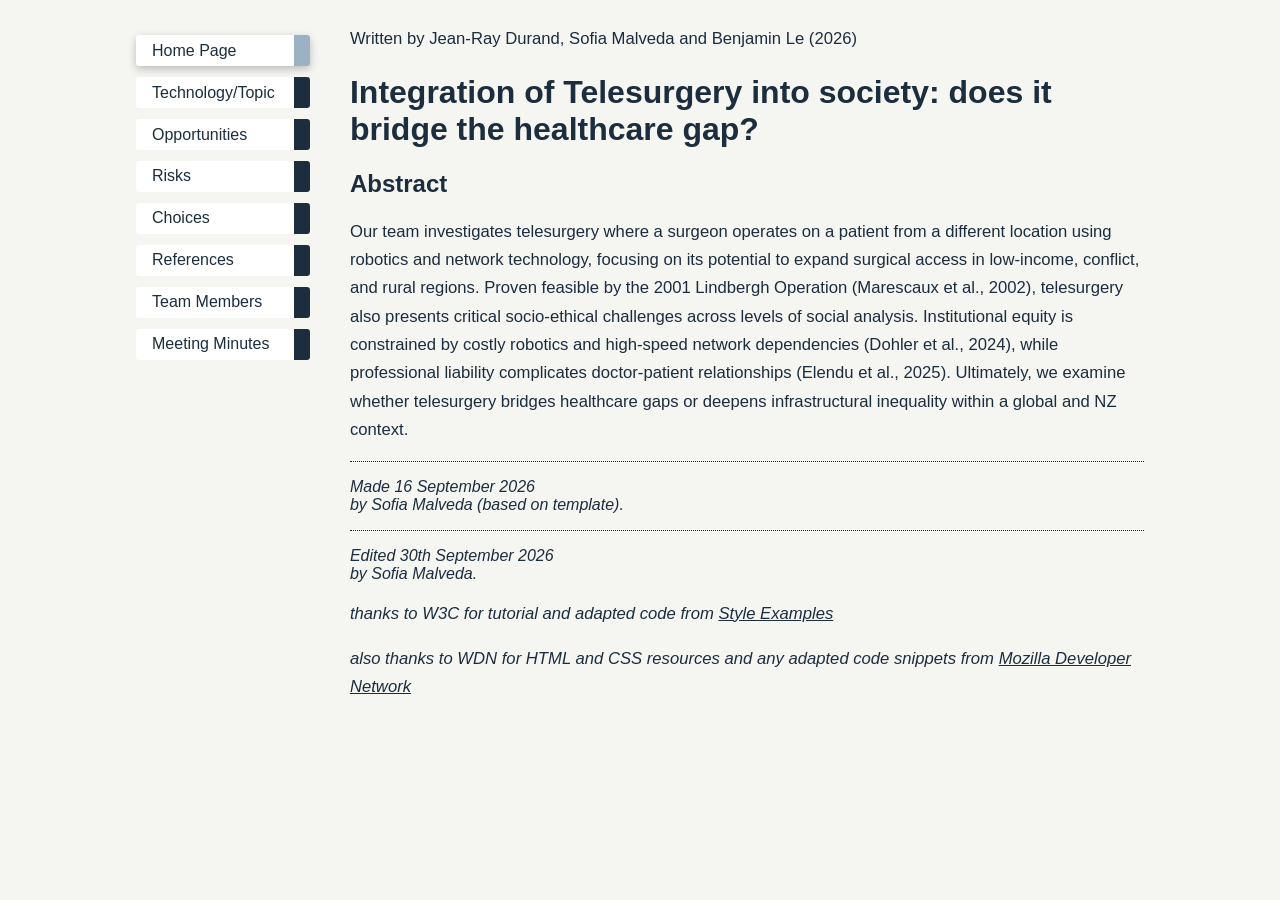
<file: index.html>
<!DOCTYPE html PUBLIC "-//W3C//DTD HTML 4.01//EN">
<html>

<head>
  <meta charset="UTF-8">
  <title>Delving into Telesurgery</title>
  <link rel="stylesheet" href="styles/mystyles.css">
</head>

<body>
  <!-- Site navigation menu -->
  <ul class="navbar">
    <li class="active"><a href="index.html">Home Page</a>
    <li><a href="misc/topic.html">Technology/Topic</a>
    <li><a href="misc/opportunities.html">Opportunities</a>
    <li><a href="misc/risks.html">Risks</a>
    <li><a href="misc/choices.html">Choices</a>
    <li><a href="misc/references.html">References</a>
    <li><a href="misc/team-members.html">Team Members</a></li>
    <li><a href="misc/meetings.html">Meeting Minutes</a></li>
  </ul>

  <!-- Main content -->
  <div class="page-content">
    
    <p>Written by Jean-Ray Durand, Sofia Malveda and Benjamin Le (2026)</p>

    <h1>Integration of Telesurgery into society: does it bridge the healthcare gap? </h1>
    
    <h2>Abstract</h2>
    <p>Our team investigates telesurgery where a surgeon operates on a patient from a different location using robotics and network technology, focusing on its potential to expand surgical access in low-income, conflict, and rural regions. Proven feasible by the 2001 Lindbergh Operation (Marescaux et al., 2002), telesurgery also presents critical socio-ethical challenges across levels of social analysis. Institutional equity is constrained by costly robotics and high-speed network dependencies (Dohler et al., 2024), while professional liability complicates doctor-patient relationships (Elendu et al., 2025). Ultimately, we examine whether telesurgery bridges healthcare gaps or deepens infrastructural inequality within a global and NZ context.</p>



    <!-- Sign and date the page, it's only polite! -->
    <address>Made 16 September 2026<br>
      by Sofia Malveda (based on template).</address>
    <address>Edited 30th September 2026<br>
      by Sofia Malveda.</address>


    <p><em>thanks to W3C for tutorial and adapted code from <a
          href="https://www.w3.org/Style/Examples/011/firstcss.en.html" target="_blank">Style Examples</a></p></em>
    <p><em>also thanks to WDN for HTML and CSS resources and any adapted code snippets from <a
          href="https://developer.mozilla.org/en-US/docs/Web" target="_blank">Mozilla Developer Network</a></p></em>
  </div>
</body>

</html>
</file>
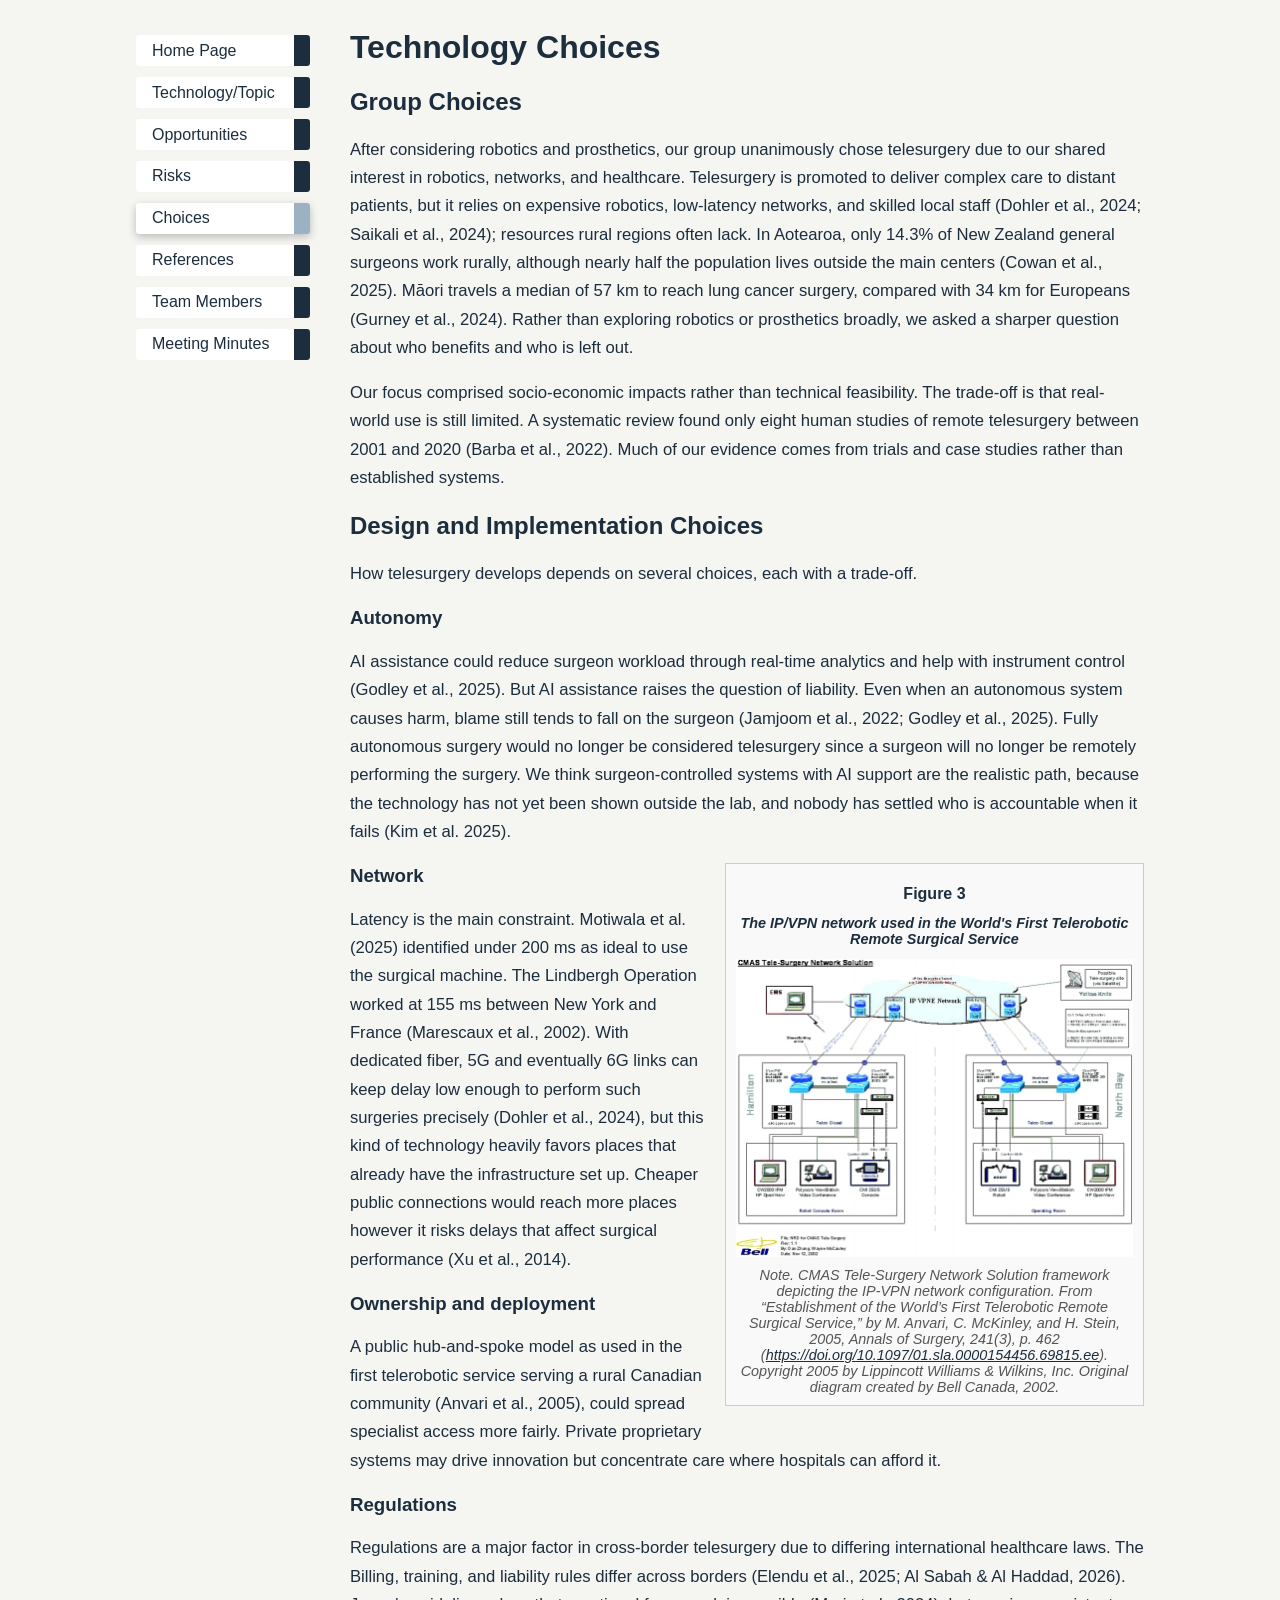
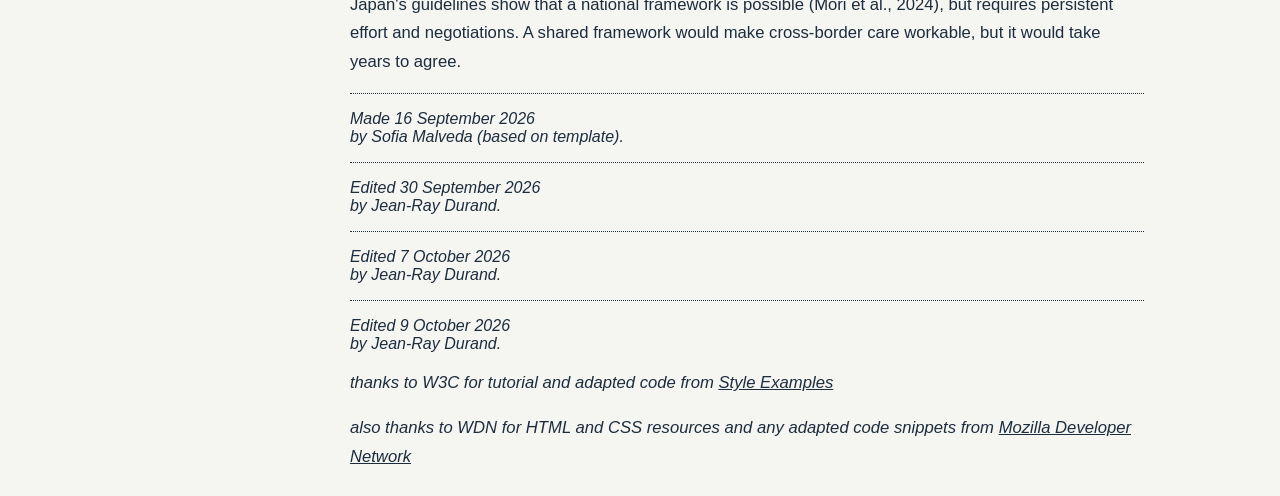
<file: misc/choices.html>
<!DOCTYPE html PUBLIC "-//W3C//DTD HTML 4.01//EN">
<html>
  <head>
    <title>Delving into Telesurgery</title>
      <link rel="stylesheet" href="../styles/mystyles.css">
    </head>

  <body>
  

  <!-- Site navigation menu -->
    <ul class="navbar">
      <li><a href="../index.html">Home Page</a>
      <li><a href="../misc/topic.html">Technology/Topic</a>
      <li><a href="../misc/opportunities.html">Opportunities</a>
      <li><a href="../misc/risks.html">Risks</a>
      <li class="active"><a href="../misc/choices.html">Choices</a>
      <li><a href="../misc/references.html">References</a>
      <li><a href="../misc/team-members.html">Team Members</a></li>
      <li><a href="../misc/meetings.html">Meeting Minutes</a></li>
      
    </ul>

  <!-- Main content -->
  <div class="page-content">
    <h1>Technology Choices</h1>

    <h2>Group Choices</h2>
    <p>After considering robotics and prosthetics, our group unanimously chose telesurgery due to our shared interest in robotics, networks, and healthcare. Telesurgery is promoted to deliver complex care to distant patients, but it relies on expensive robotics, low-latency networks, and skilled local staff (Dohler et al., 2024; Saikali et al., 2024); resources rural regions often lack. In Aotearoa, only 14.3% of New Zealand general surgeons work rurally, although nearly half the population lives outside the main centers (Cowan et al., 2025). Māori travels a median of 57 km to reach lung cancer surgery, compared with 34 km for Europeans (Gurney et al., 2024). Rather than exploring robotics or prosthetics broadly, we asked a sharper question about who benefits and who is left out.</p>

    <p>Our focus comprised socio-economic impacts rather than technical feasibility. The trade-off is that real-world use is still limited. A systematic review found only eight human studies of remote telesurgery between 2001 and 2020 (Barba et al., 2022). Much of our evidence comes from trials and case studies rather than established systems. </p>


    <h2>Design and Implementation Choices </h2>
    <p>How telesurgery develops depends on several choices, each with a trade-off. </p>

    <h3>Autonomy</h3>
    <p>AI assistance could reduce surgeon workload through real-time analytics and help with instrument control (Godley et al., 2025). But AI assistance raises the question of liability. Even when an autonomous system causes harm, blame still tends to fall on the surgeon (Jamjoom et al., 2022; Godley et al., 2025). Fully autonomous surgery would no longer be considered telesurgery since a surgeon will no longer be remotely performing the surgery. We think surgeon-controlled systems with AI support are the realistic path, because the technology has not yet been shown outside the lab, and nobody has settled who is accountable when it fails (Kim et al. 2025).</p>

    <figure>
        <h1>Figure 3</h1>
        <h2><em>The IP/VPN network used in the World's First Telerobotic Remote Surgical Service</em></h2>
        <img src="../images/CMAS_Solution_Visual.jpg" alt="A diagram IP/VPN network used in the World's First Telerobotic Remote Surgical Service.">
        <figcaption><em>Note.</em> CMAS Tele-Surgery Network Solution framework depicting the IP-VPN network configuration. From “Establishment of the World’s First Telerobotic Remote Surgical Service,” by M. Anvari, C. McKinley, and H. Stein, 2005, <em>Annals of Surgery</em>, 241(3), p. 462 (<a href="https://doi.org/10.1097/01.sla.0000154456.69815.ee" target="_blank">https://doi.org/10.1097/01.sla.0000154456.69815.ee</a>). Copyright 2005 by Lippincott Williams & Wilkins, Inc. Original diagram created by Bell Canada, 2002.</figcaption>
      </figure>

    <h3>Network</h3>
    <p>Latency is the main constraint. Motiwala et al. (2025) identified under 200 ms as ideal to use the surgical machine. The Lindbergh Operation worked at 155 ms between New York and France (Marescaux et al., 2002). With dedicated fiber, 5G and eventually 6G links can keep delay low enough to perform such surgeries precisely (Dohler et al., 2024), but this kind of technology heavily favors places that already have the infrastructure set up. Cheaper public connections would reach more places however it risks delays that affect surgical performance (Xu et al., 2014).</p>

    <h3>Ownership and deployment</h3>
    <p>A public hub-and-spoke model as used in the first telerobotic service serving a rural Canadian community (Anvari et al., 2005), could spread specialist access more fairly. Private proprietary systems may drive innovation but concentrate care where hospitals can afford it.</p>

    <h3>Regulations</h3>
    <p>Regulations are a major factor in cross-border telesurgery due to differing international healthcare laws. The Billing, training, and liability rules differ across borders (Elendu et al., 2025; Al Sabah & Al Haddad, 2026). Japan's guidelines show that a national framework is possible (Mori et al., 2024), but requires persistent effort and negotiations. A shared framework would make cross-border care workable, but it would take years to agree.</p>

    <!-- Sign and date the page, it's only polite! -->
    <address>Made 16 September 2026<br>
          by Sofia Malveda (based on template).</address>
    <address>Edited 30 September 2026<br>
          by Jean-Ray Durand.</address>
    <address>Edited 7 October 2026<br>
          by Jean-Ray Durand.</address>
    <address>Edited 9 October 2026<br>
          by Jean-Ray Durand.</address>
  
    <p><em>thanks to W3C for tutorial and adapted code from <a href="https://www.w3.org/Style/Examples/011/firstcss.en.html" target="_blank">Style Examples</a></p></em>
    <p><em>also thanks to WDN for HTML and CSS resources and any adapted code snippets from <a href= "https://developer.mozilla.org/en-US/docs/Web" target="_blank">Mozilla Developer Network</a></p></em> 
  </div>
</html>
</file>
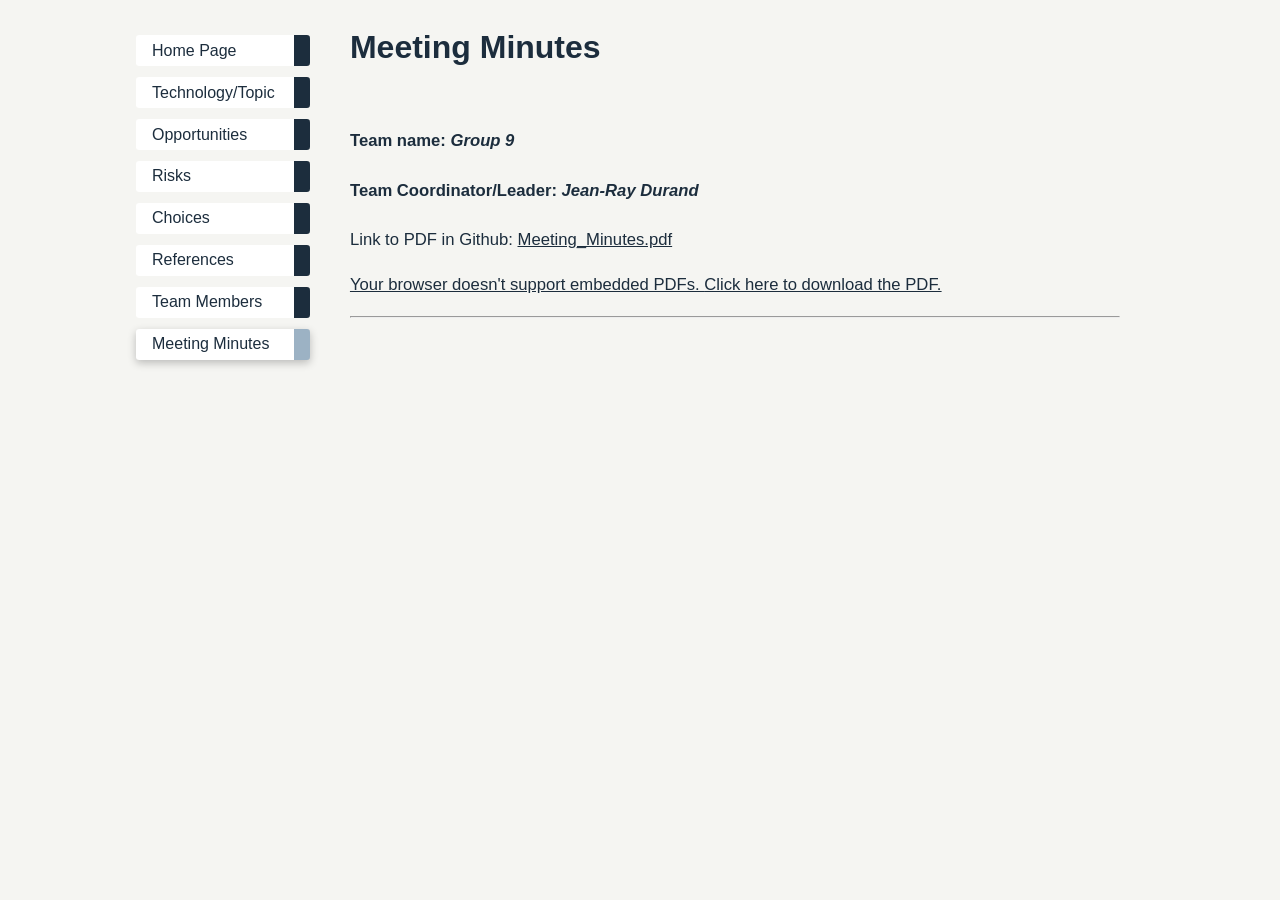
<file: misc/meetings.html>
<!DOCTYPE html PUBLIC "-//W3C//DTD HTML 4.01//EN">
<html>

<head>
  <meta charset="UTF-8">
  <title>Delving into Telesurgery</title>
  <link rel="stylesheet" href="../styles/mystyles.css" type="text/css">
</head>

<body>
  <!-- Site navigation menu -->
  <ul class="navbar">
    <li><a href="../index.html">Home Page</a>
    <li><a href="../misc/topic.html">Technology/Topic</a>
    <li><a href="../misc/opportunities.html">Opportunities</a>
    <li><a href="../misc/risks.html">Risks</a>
    <li><a href="../misc/choices.html">Choices</a>
    <li><a href="../misc/references.html">References</a>
    <li><a href="../misc/team-members.html">Team Members</a></li>
    <li class="active"><a href="../misc/meetings.html">Meeting Minutes</a></li>
    
  </ul>



  <div class="page-content" style="width: 100%;">
    <h1>Meeting Minutes</h1><br>


    <h4>
      <p>Team name: <em>Group 9</em></p>
    </h4>

    <h4>
      <p>Team Coordinator/Leader: <em>Jean-Ray Durand</em></p>
    </h4>
    
      <p>Link to PDF in Github: <a href="https://github.com/gwyn-gwyn/COMP501-Assignment-2-Website/blob/main/documents/Meeting_Minutes.pdf" target="_blank">Meeting_Minutes.pdf</p>
    
    <object style="width: 100%;" data="../documents/Meeting_Minutes.pdf" type="application/pdf" width="100%" height="650px">
        <p>Your browser doesn't support embedded PDFs. 
          <a href="../documents/Meeting_Minutes.pdf">Click here to download the PDF.</a>
        </p>
    </object>

    <a href="https://canvas.aut.ac.nz/courses/1048/discussion_topics/3449" Meeting Minutes Repository Alternative Link</a>



      <hr />
      <p>
        <!-- <h6><em>Note: the preferred option will be to replace these links in your site with equivalent links to your
            repository e.g. Canvas discussion Board pages or Dropbox links</h6></em> -->
      </p>
  </div>
</body>

</html>
</file>
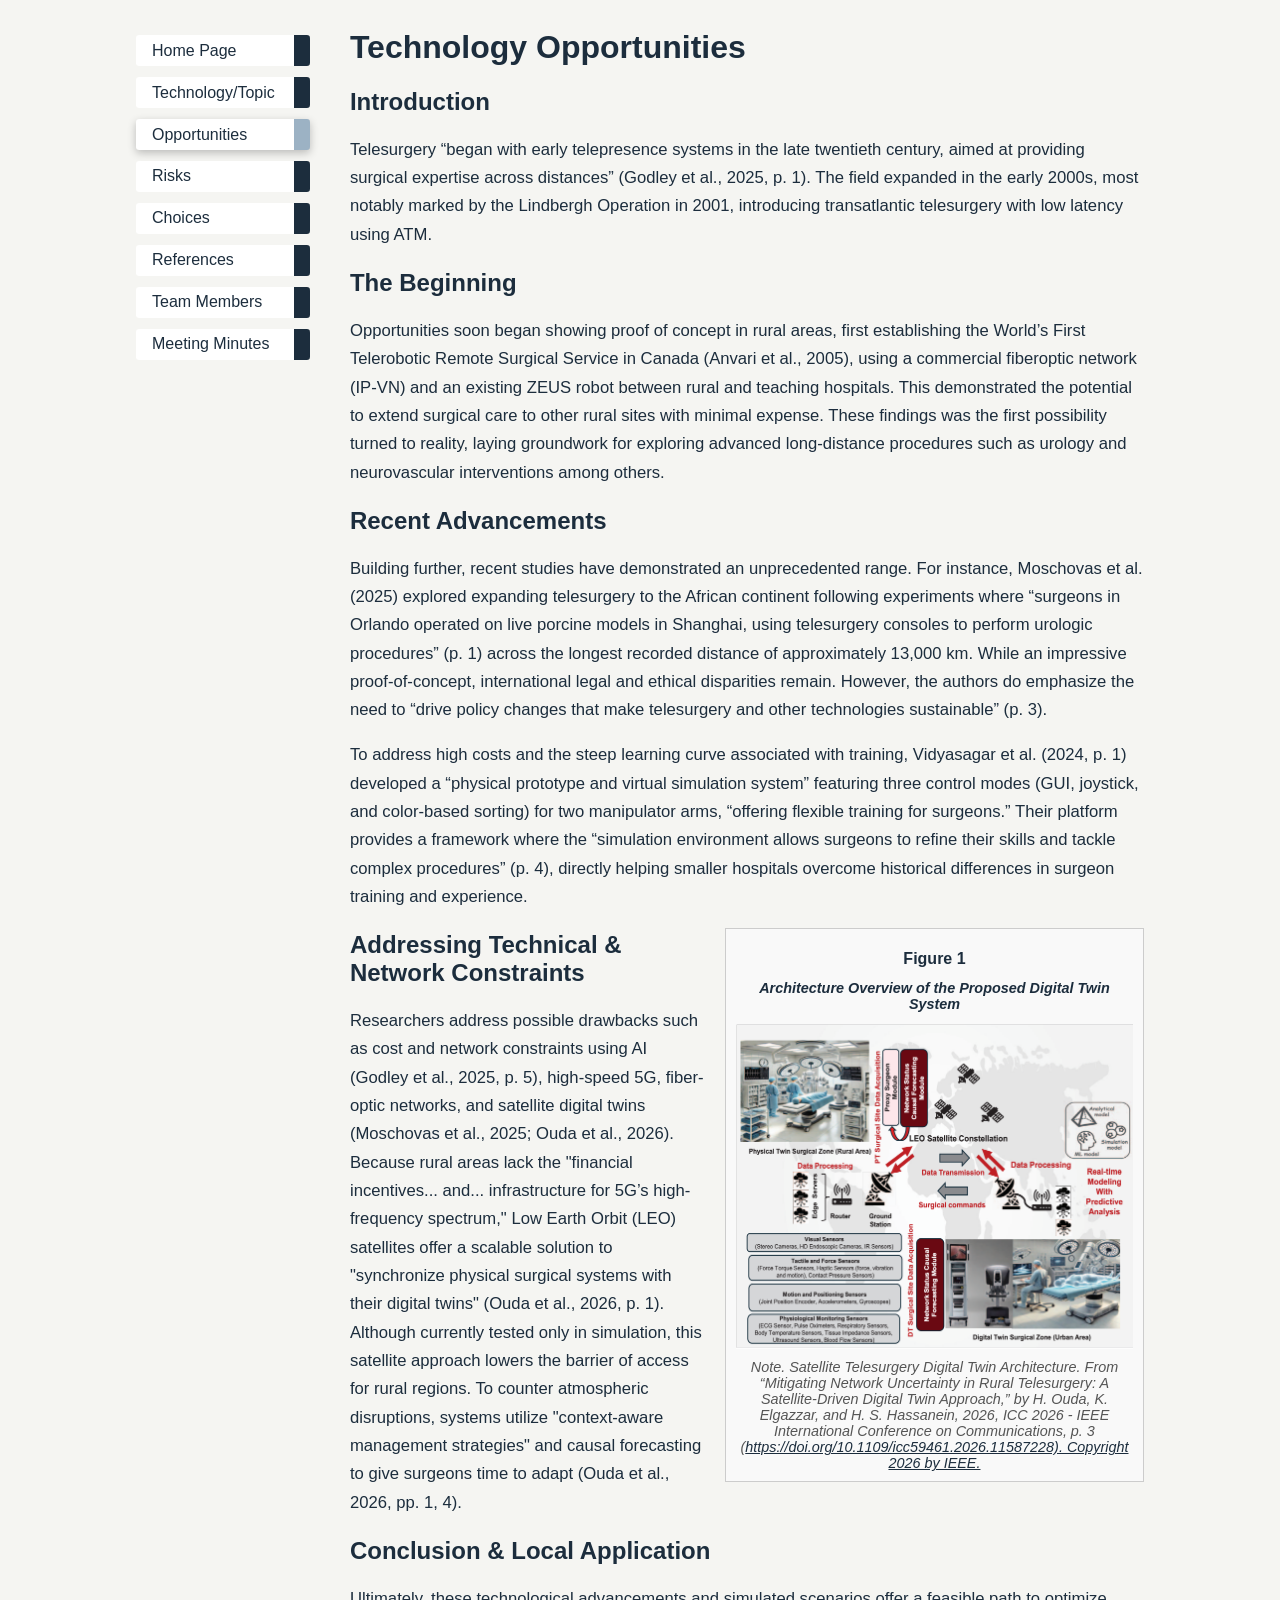
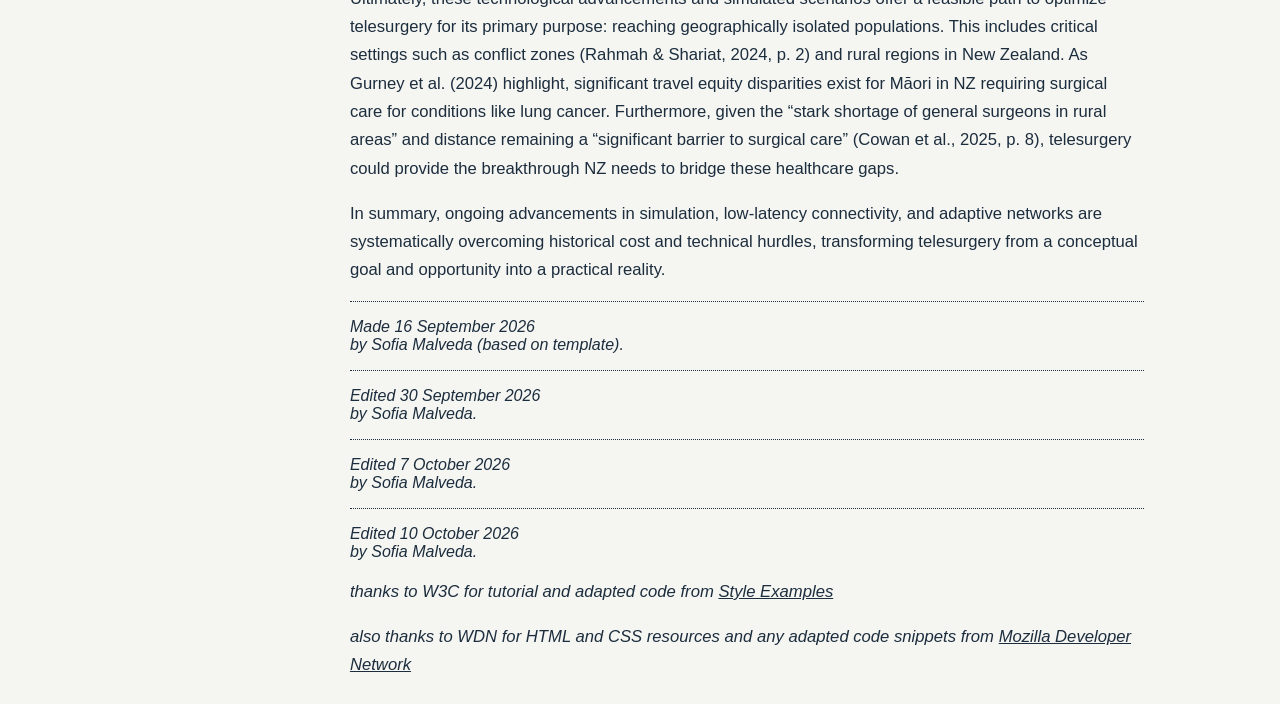
<file: misc/opportunities.html>
<!DOCTYPE html PUBLIC "-//W3C//DTD HTML 4.01//EN">
<html>
<head>
  <title>Delving into Telesurgery</title>
  	<link rel="stylesheet" href="../styles/mystyles.css">
  </head>

  <body>


    <!-- Site navigation menu -->
      <ul class="navbar">
        <li><a href="../index.html">Home Page</a>
        <li><a href="../misc/topic.html">Technology/Topic</a>
        <li class="active"><a href="../misc/opportunities.html">Opportunities</a>
        <li><a href="../misc/risks.html">Risks</a>
        <li><a href="../misc/choices.html">Choices</a>
        <li><a href="../misc/references.html">References</a>
        <li><a href="../misc/team-members.html">Team Members</a></li>
        <li><a href="../misc/meetings.html">Meeting Minutes</a></li>
        
      </ul>

    <!-- Main content -->
    <div class="page-content">
      <h1>Technology Opportunities</h1>

      <h2> Introduction</h2>
      <p>Telesurgery “began with early telepresence systems in the late twentieth century, aimed at providing surgical expertise across distances” (Godley et al., 2025, p. 1). The field expanded in the early 2000s, most notably marked by the Lindbergh Operation in 2001, introducing transatlantic telesurgery with low latency using ATM. </p>

      <h2>The Beginning</h2>
      <p>Opportunities soon began showing proof of concept in rural areas, first establishing the World’s First Telerobotic Remote Surgical Service in Canada (Anvari et al., 2005), using a commercial fiberoptic network (IP-VN) and an existing ZEUS robot between rural and teaching hospitals. This demonstrated the potential to extend surgical care to other rural sites with minimal expense. These findings was the first possibility turned to reality, laying groundwork for exploring advanced long-distance procedures such as urology and neurovascular interventions among others.</p>

      <h2>Recent Advancements</h2>
      <p>Building further, recent studies have demonstrated an unprecedented range. For instance, Moschovas et al. (2025) explored expanding telesurgery to the African continent following experiments where “surgeons in Orlando operated on live porcine models in Shanghai, using telesurgery consoles to perform urologic procedures” (p. 1) across the longest recorded distance of approximately 13,000 km. While an impressive proof-of-concept, international legal and ethical disparities remain. However, the authors do emphasize the need to “drive policy changes that make telesurgery and other technologies sustainable” (p. 3).</p>

      <p>To address high costs and the steep learning curve associated with training, Vidyasagar et al. (2024, p. 1) developed a “physical prototype and virtual simulation system” featuring three control modes (GUI, joystick, and color-based sorting) for two manipulator arms, “offering flexible training for surgeons.” Their platform provides a framework where the “simulation environment allows surgeons to refine their skills and tackle complex procedures” (p. 4), directly helping smaller hospitals overcome historical differences in surgeon training and experience.</p>

      <figure>
        <h1>Figure 1</h1>
        <h2><em>Architecture Overview of the Proposed Digital Twin System</em></h2>
        <img src="../images/Digital Twin System.png" alt="A diagram showing the proposed digital twin system using a 2D graphic visual of LEO satellites.">
        <figcaption><em>Note.</em> Satellite Telesurgery Digital Twin Architecture. From “Mitigating Network Uncertainty in Rural Telesurgery: A Satellite-Driven Digital Twin Approach,” by H. Ouda, K. Elgazzar, and H. S. Hassanein, 2026, <em>ICC 2026 - IEEE International Conference on Communications</em>, p. 3 (<a href="https://doi.org/10.1109/icc59461.2026.11587228" target="_blank">https://doi.org/10.1109/icc59461.2026.11587228). Copyright 2026 by IEEE.</a></figcaption>
      </figure>

      <h2>Addressing Technical & Network Constraints</h2>
      <p>Researchers address possible drawbacks such as cost and network constraints using AI (Godley et al., 2025, p. 5), high-speed 5G, fiber-optic networks, and satellite digital twins (Moschovas et al., 2025; Ouda et al., 2026). Because rural areas lack the "financial incentives... and... infrastructure for 5G’s high-frequency spectrum," Low Earth Orbit (LEO) satellites offer a scalable solution to "synchronize physical surgical systems with their digital twins" (Ouda et al., 2026, p. 1). Although currently tested only in simulation, this satellite approach lowers the barrier of access for rural regions. To counter atmospheric disruptions, systems utilize "context-aware management strategies" and causal forecasting to give surgeons time to adapt (Ouda et al., 2026, pp. 1, 4).</p>

      <h2>Conclusion & Local Application</h2>
      <p>Ultimately, these technological advancements and simulated scenarios offer a feasible path to optimize telesurgery for its primary purpose: reaching geographically isolated populations. This includes critical settings such as conflict zones (Rahmah & Shariat, 2024, p. 2) and rural regions in New Zealand. As Gurney et al. (2024) highlight, significant travel equity disparities exist for Māori in NZ requiring surgical care for conditions like lung cancer. Furthermore, given the “stark shortage of general surgeons in rural areas” and distance remaining a “significant barrier to surgical care” (Cowan et al., 2025, p. 8), telesurgery could provide the breakthrough NZ needs to bridge these healthcare gaps.</p>

      <p>In summary, ongoing advancements in simulation, low-latency connectivity, and adaptive networks are systematically overcoming historical cost and technical hurdles, transforming telesurgery from a conceptual goal and opportunity into a practical reality.</p>


      <!-- Sign and date the page, it's only polite! -->
      <address>Made 16 September 2026<br>
            by Sofia Malveda (based on template).</address>
      <address>Edited 30 September 2026<br>
            by Sofia Malveda.</address>
      <address>Edited 7 October 2026<br>
            by Sofia Malveda.</address>
      <address>Edited 10 October 2026<br>
            by Sofia Malveda.</address>
    
      <p><em>thanks to W3C for tutorial and adapted code from <a href="https://www.w3.org/Style/Examples/011/firstcss.en.html" target="_blank">Style Examples</a></p></em>
      <p><em>also thanks to WDN for HTML and CSS resources and any adapted code snippets from <a href= "https://developer.mozilla.org/en-US/docs/Web" target="_blank">Mozilla Developer Network</a></p></em> 
    </div> 
  </body>
</html>
</file>
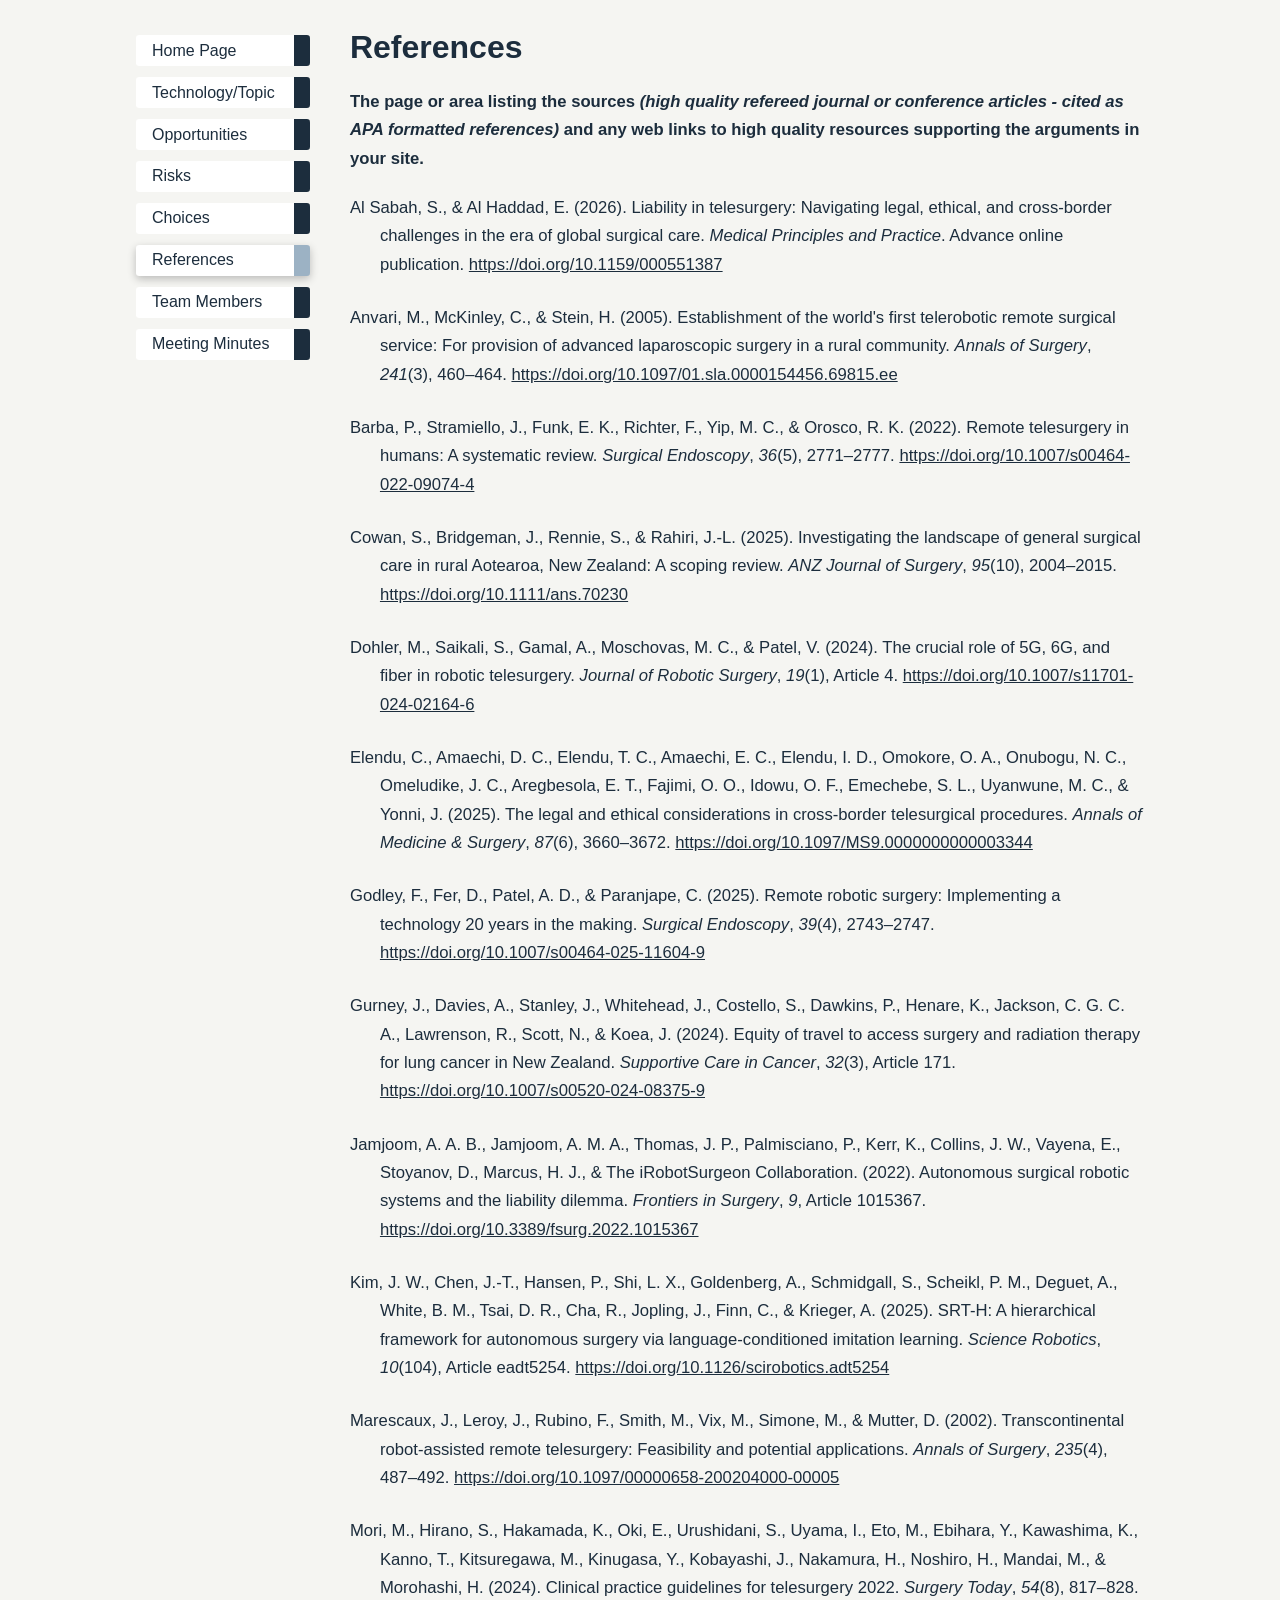
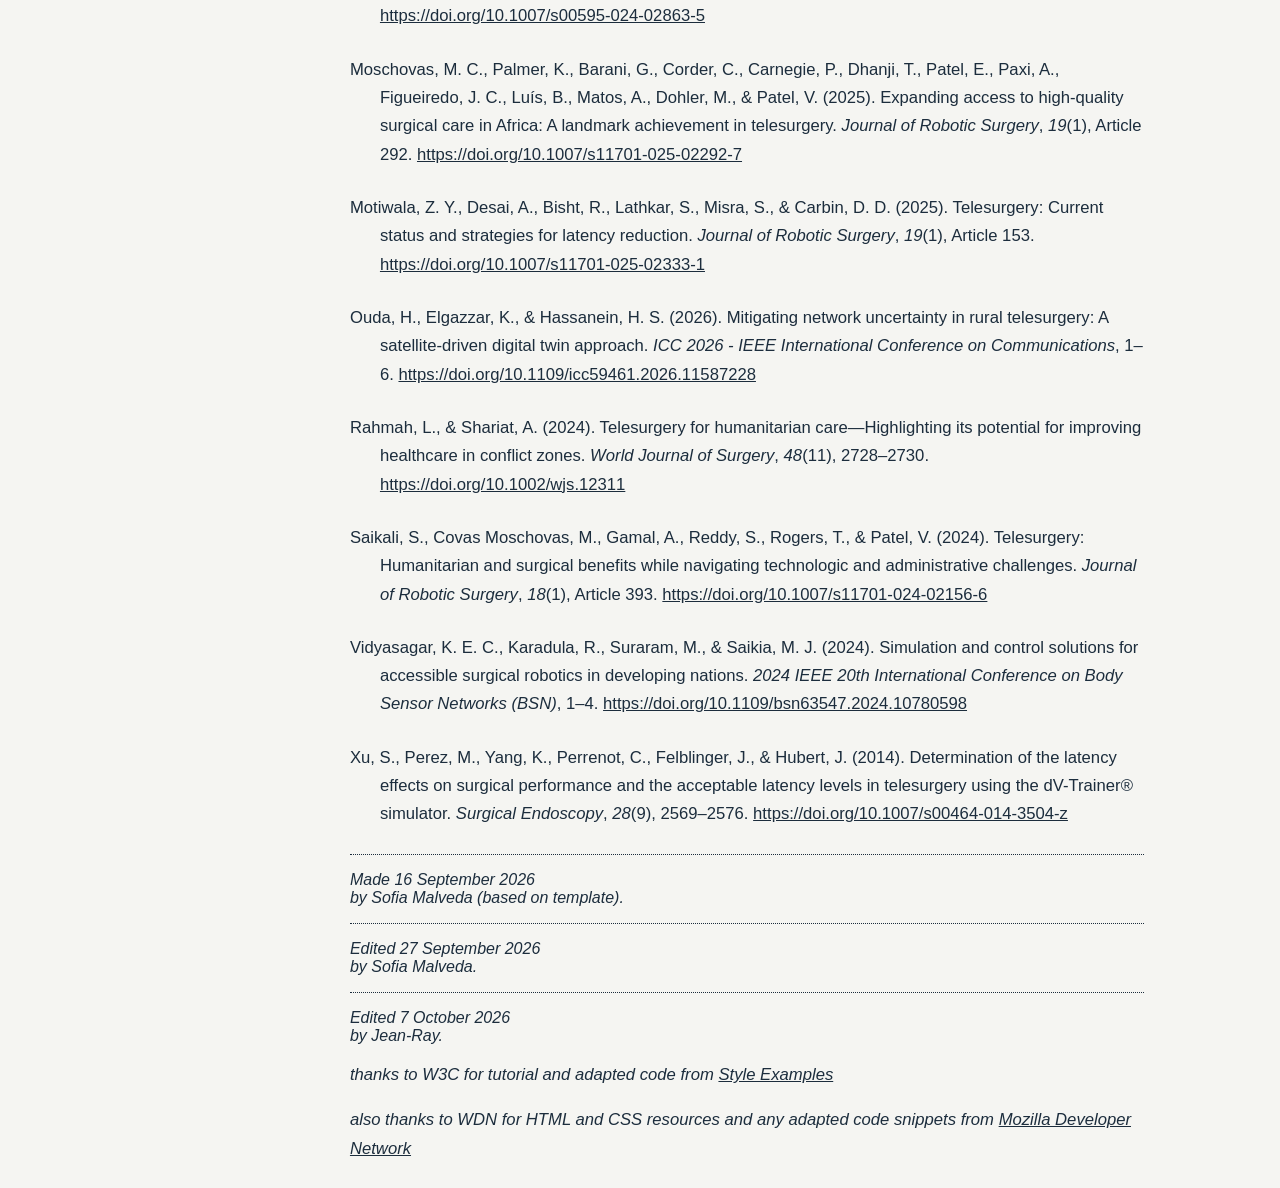
<file: misc/references.html>
<!DOCTYPE html PUBLIC "-//W3C//DTD HTML 4.01//EN">
<html>

<head>
  <meta charset="UTF-8">
  <title>Delving into Telesurgery</title>
  <link rel="stylesheet" href="../styles/mystyles.css">
</head>

<body>
  
  
  <!-- Site navigation menu -->
  <ul class="navbar">
    <li><a href="../index.html">Home Page</a>
    <li><a href="../misc/topic.html">Technology/Topic</a>
    <li><a href="../misc/opportunities.html">Opportunities</a>
    <li><a href="../misc/risks.html">Risks</a>
    <li><a href="../misc/choices.html">Choices</a>
    <li class="active"><a href="../misc/references.html">References</a>
    <li><a href="../misc/team-members.html">Team Members</a></li>
    <li><a href="../misc/meetings.html">Meeting Minutes</a></li>
    
  </ul>

  <!-- Main content -->
  <div class="page-content">
    <h1>References</h1>


    </ul>
    <h4>
      <p>The page or area listing the sources <em>(high quality refereed journal or conference articles - cited as APA
          formatted references)</em>
        and any web links to high quality resources supporting the arguments in your site.
      <p>
    </h4>

    </ul>

    </ul>
    <p class="references">Al Sabah, S., &amp; Al Haddad, E. (2026). Liability in telesurgery: Navigating legal, ethical, and cross-border challenges in the era of global surgical care. <em>Medical Principles and Practice</em>. Advance online publication. <a href="https://doi.org/10.1159/000551387" target="_blank">https://doi.org/10.1159/000551387</a></p>
    
    <p class="references">Anvari, M., McKinley, C., &amp; Stein, H. (2005). Establishment of the world's first telerobotic remote surgical service: For provision of advanced laparoscopic surgery in a rural community. <i>Annals of Surgery</i>, <i>241</i>(3), 460–464. <a href="https://doi.org/10.1097/01.sla.0000154456.69815.ee" target="_blank" rel="noopener noreferrer">https://doi.org/10.1097/01.sla.0000154456.69815.ee</a></p>

    <p class="references">Barba, P., Stramiello, J., Funk, E. K., Richter, F., Yip, M. C., &amp; Orosco, R. K. (2022). Remote telesurgery in humans: A systematic review. <i>Surgical Endoscopy</i>, <i>36</i>(5), 2771–2777. <a href="https://doi.org/10.1007/s00464-022-09074-4" target="_blank" rel="noopener noreferrer">https://doi.org/10.1007/s00464-022-09074-4</a></p>

    <p class="references">Cowan, S., Bridgeman, J., Rennie, S., &amp; Rahiri, J.-L. (2025). Investigating the landscape of general surgical care in rural Aotearoa, New Zealand: A scoping review. <i>ANZ Journal of Surgery</i>, <i>95</i>(10), 2004–2015. <a href="https://doi.org/10.1111/ans.70230" target="_blank" rel="noopener noreferrer">https://doi.org/10.1111/ans.70230</a></p>

    <p class="references">Dohler, M., Saikali, S., Gamal, A., Moschovas, M. C., &amp; Patel, V. (2024). The crucial role of 5G, 6G, and fiber in robotic telesurgery. <i>Journal of Robotic Surgery</i>, <i>19</i>(1), Article 4. <a href="https://doi.org/10.1007/s11701-024-02164-6" target="_blank" rel="noopener noreferrer">https://doi.org/10.1007/s11701-024-02164-6</a></p>

    <p class="references">Elendu, C., Amaechi, D. C., Elendu, T. C., Amaechi, E. C., Elendu, I. D., Omokore, O. A., Onubogu, N. C., Omeludike, J. C., Aregbesola, E. T., Fajimi, O. O., Idowu, O. F., Emechebe, S. L., Uyanwune, M. C., &amp; Yonni, J. (2025). The legal and ethical considerations in cross-border telesurgical procedures. <i>Annals of Medicine &amp; Surgery</i>, <i>87</i>(6), 3660–3672. <a href="https://doi.org/10.1097/MS9.0000000000003344" target="_blank" rel="noopener noreferrer">https://doi.org/10.1097/MS9.0000000000003344</a></p>

    <p class="references">Godley, F., Fer, D., Patel, A. D., &amp; Paranjape, C. (2025). Remote robotic surgery: Implementing a technology 20 years in the making. <i>Surgical Endoscopy</i>, <i>39</i>(4), 2743–2747. <a href="https://doi.org/10.1007/s00464-025-11604-9" target="_blank" rel="noopener noreferrer">https://doi.org/10.1007/s00464-025-11604-9</a></p>

    <p class="references">Gurney, J., Davies, A., Stanley, J., Whitehead, J., Costello, S., Dawkins, P., Henare, K., Jackson, C. G. C. A., Lawrenson, R., Scott, N., &amp; Koea, J. (2024). Equity of travel to access surgery and radiation therapy for lung cancer in New Zealand. <i>Supportive Care in Cancer</i>, <i>32</i>(3), Article 171. <a href="https://doi.org/10.1007/s00520-024-08375-9" target="_blank" rel="noopener noreferrer">https://doi.org/10.1007/s00520-024-08375-9</a></p>

    <p class="references">Jamjoom, A. A. B., Jamjoom, A. M. A., Thomas, J. P., Palmisciano, P., Kerr, K., Collins, J. W., Vayena, E., Stoyanov, D., Marcus, H. J., &amp; The iRobotSurgeon Collaboration. (2022). Autonomous surgical robotic systems and the liability dilemma. <i>Frontiers in Surgery</i>, <i>9</i>, Article 1015367. <a href="https://doi.org/10.3389/fsurg.2022.1015367" target="_blank" rel="noopener noreferrer">https://doi.org/10.3389/fsurg.2022.1015367</a></p>

    <p class="references">Kim, J. W., Chen, J.-T., Hansen, P., Shi, L. X., Goldenberg, A., Schmidgall, S., Scheikl, P. M., Deguet, A., White, B. M., Tsai, D. R., Cha, R., Jopling, J., Finn, C., &amp; Krieger, A. (2025). SRT-H: A hierarchical framework for autonomous surgery via language-conditioned imitation learning. <i>Science Robotics</i>, <i>10</i>(104), Article eadt5254. <a href="https://doi.org/10.1126/scirobotics.adt5254" target="_blank" rel="noopener noreferrer">https://doi.org/10.1126/scirobotics.adt5254</a></p>

    <p class="references">Marescaux, J., Leroy, J., Rubino, F., Smith, M., Vix, M., Simone, M., &amp; Mutter, D. (2002). Transcontinental robot-assisted remote telesurgery: Feasibility and potential applications. <i>Annals of Surgery</i>, <i>235</i>(4), 487–492. <a href="https://doi.org/10.1097/00000658-200204000-00005" target="_blank" rel="noopener noreferrer">https://doi.org/10.1097/00000658-200204000-00005</a></p>

    <p class="references">Mori, M., Hirano, S., Hakamada, K., Oki, E., Urushidani, S., Uyama, I., Eto, M., Ebihara, Y., Kawashima, K., Kanno, T., Kitsuregawa, M., Kinugasa, Y., Kobayashi, J., Nakamura, H., Noshiro, H., Mandai, M., &amp; Morohashi, H. (2024). Clinical practice guidelines for telesurgery 2022. <i>Surgery Today</i>, <i>54</i>(8), 817–828. <a href="https://doi.org/10.1007/s00595-024-02863-5" target="_blank" rel="noopener noreferrer">https://doi.org/10.1007/s00595-024-02863-5</a></p>

    <p class="references">Moschovas, M. C., Palmer, K., Barani, G., Corder, C., Carnegie, P., Dhanji, T., Patel, E., Paxi, A., Figueiredo, J. C., Luís, B., Matos, A., Dohler, M., &amp; Patel, V. (2025). Expanding access to high-quality surgical care in Africa: A landmark achievement in telesurgery. <i>Journal of Robotic Surgery</i>, <i>19</i>(1), Article 292. <a href="https://doi.org/10.1007/s11701-025-02292-7" target="_blank" rel="noopener noreferrer">https://doi.org/10.1007/s11701-025-02292-7</a></p>

    <p class="references">Motiwala, Z. Y., Desai, A., Bisht, R., Lathkar, S., Misra, S., &amp; Carbin, D. D. (2025). Telesurgery: Current status and strategies for latency reduction. <i>Journal of Robotic Surgery</i>, <i>19</i>(1), Article 153. <a href="https://doi.org/10.1007/s11701-025-02333-1" target="_blank" rel="noopener noreferrer">https://doi.org/10.1007/s11701-025-02333-1</a></p>

    <p class="references">Ouda, H., Elgazzar, K., &amp; Hassanein, H. S. (2026). Mitigating network uncertainty in rural telesurgery: A satellite-driven digital twin approach. <i>ICC 2026 - IEEE International Conference on Communications</i>, 1–6. <a href="https://doi.org/10.1109/icc59461.2026.11587228" target="_blank" rel="noopener noreferrer">https://doi.org/10.1109/icc59461.2026.11587228</a></p>

    <p class="references">Rahmah, L., &amp; Shariat, A. (2024). Telesurgery for humanitarian care—Highlighting its potential for improving healthcare in conflict zones. <i>World Journal of Surgery</i>, <i>48</i>(11), 2728–2730. <a href="https://doi.org/10.1002/wjs.12311" target="_blank" rel="noopener noreferrer">https://doi.org/10.1002/wjs.12311</a></p>

    <p class="references">Saikali, S., Covas Moschovas, M., Gamal, A., Reddy, S., Rogers, T., &amp; Patel, V. (2024). Telesurgery: Humanitarian and surgical benefits while navigating technologic and administrative challenges. <i>Journal of Robotic Surgery</i>, <i>18</i>(1), Article 393. <a href="https://doi.org/10.1007/s11701-024-02156-6" target="_blank" rel="noopener noreferrer">https://doi.org/10.1007/s11701-024-02156-6</a></p>

    <p class="references">Vidyasagar, K. E. C., Karadula, R., Suraram, M., &amp; Saikia, M. J. (2024). Simulation and control solutions for accessible surgical robotics in developing nations. <i>2024 IEEE 20th International Conference on Body Sensor Networks (BSN)</i>, 1–4. <a href="https://doi.org/10.1109/bsn63547.2024.10780598" target="_blank" rel="noopener noreferrer">https://doi.org/10.1109/bsn63547.2024.10780598</a></p>

    <p class="references">Xu, S., Perez, M., Yang, K., Perrenot, C., Felblinger, J., &amp; Hubert, J. (2014). Determination of the latency effects on surgical performance and the acceptable latency levels in telesurgery using the dV-Trainer® simulator. <i>Surgical Endoscopy</i>, <i>28</i>(9), 2569–2576. <a href="https://doi.org/10.1007/s00464-014-3504-z" target="_blank" rel="noopener noreferrer">https://doi.org/10.1007/s00464-014-3504-z</a></p>

    <div>
      <!-- TEMPLATE -->
      <address>Made 16 September 2026<br>
        by Sofia Malveda (based on template).</address>
      <address>Edited 27 September 2026<br>
        by Sofia Malveda.</address>
      <address>Edited 7 October 2026<br>
        by Jean-Ray.</address>

      <p><em>thanks to W3C for tutorial and adapted code from <a
            href="https://www.w3.org/Style/Examples/011/firstcss.en.html" target="_blank">Style Examples</a></p></em>
      <p><em>also thanks to WDN for HTML and CSS resources and any adapted code snippets from <a
            href="https://developer.mozilla.org/en-US/docs/Web" target="_blank">Mozilla Developer Network</a></p></em>
  </div>
</html>
</file>
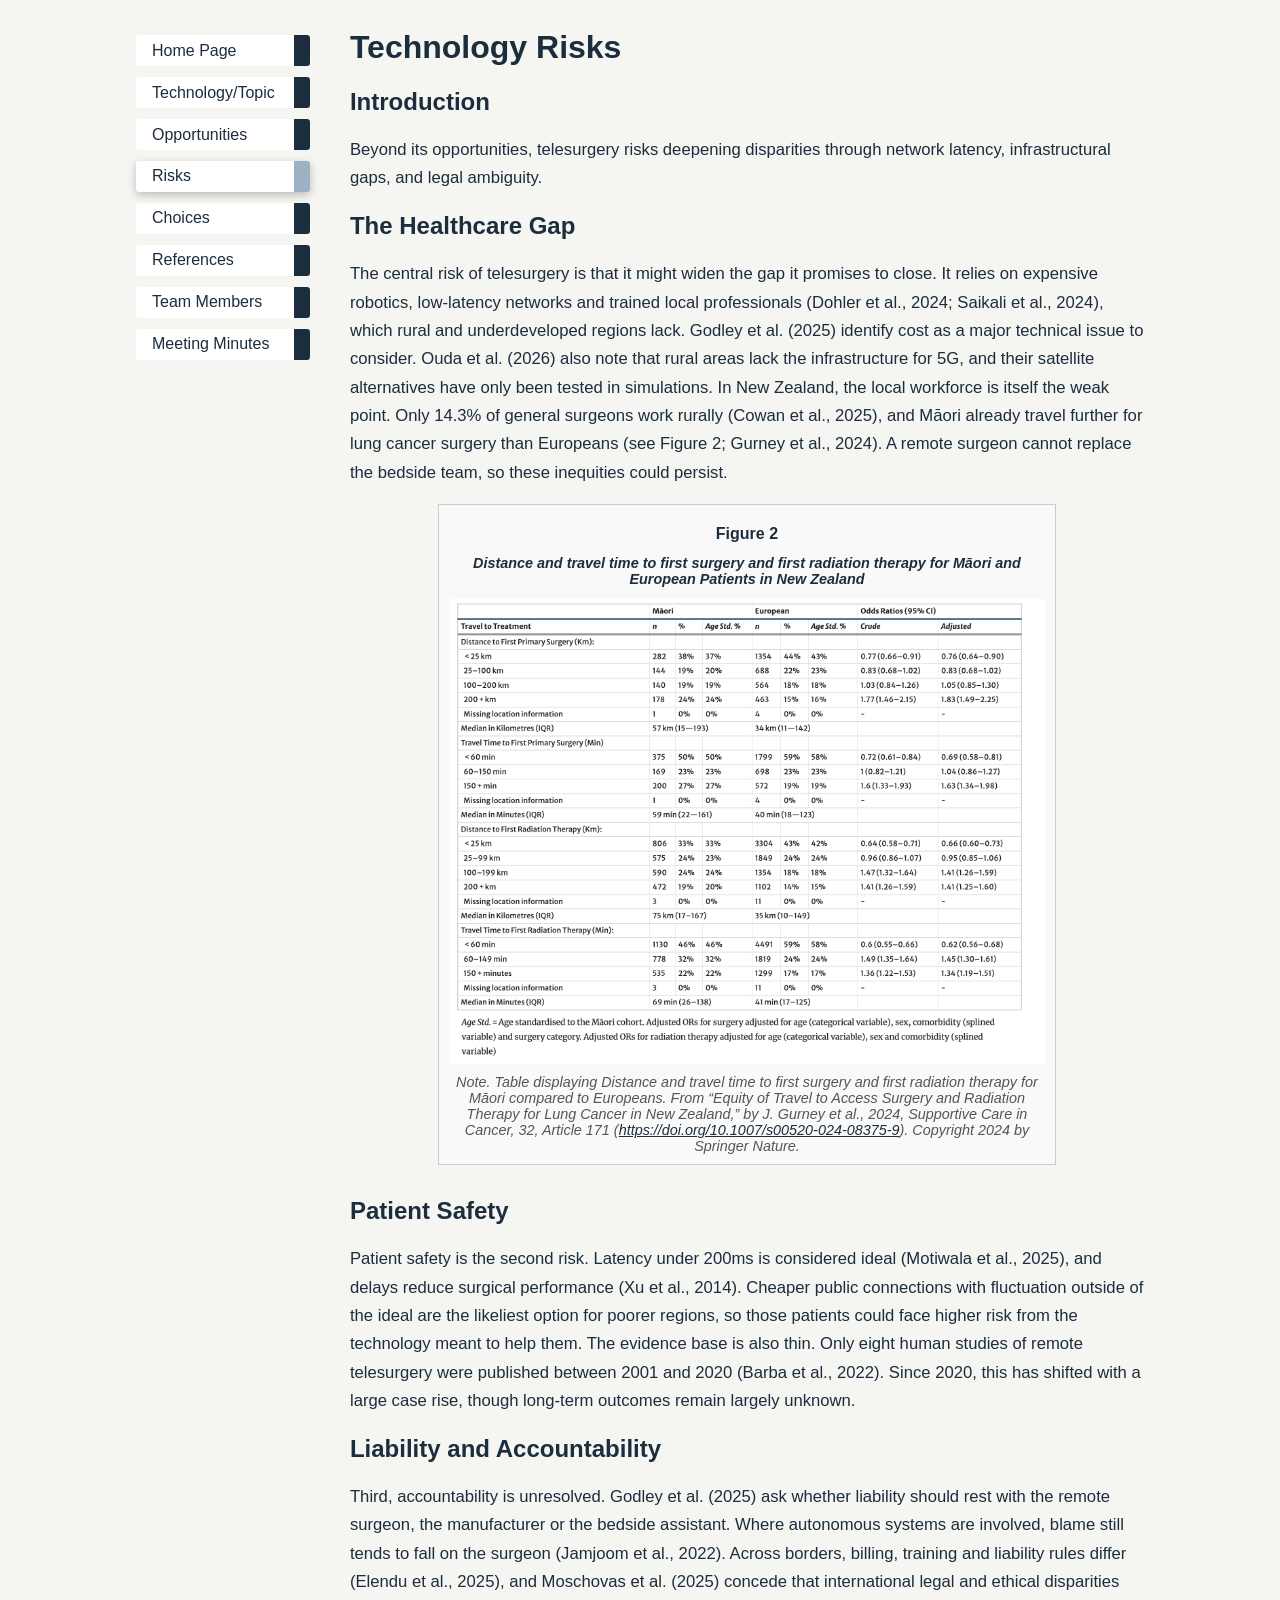
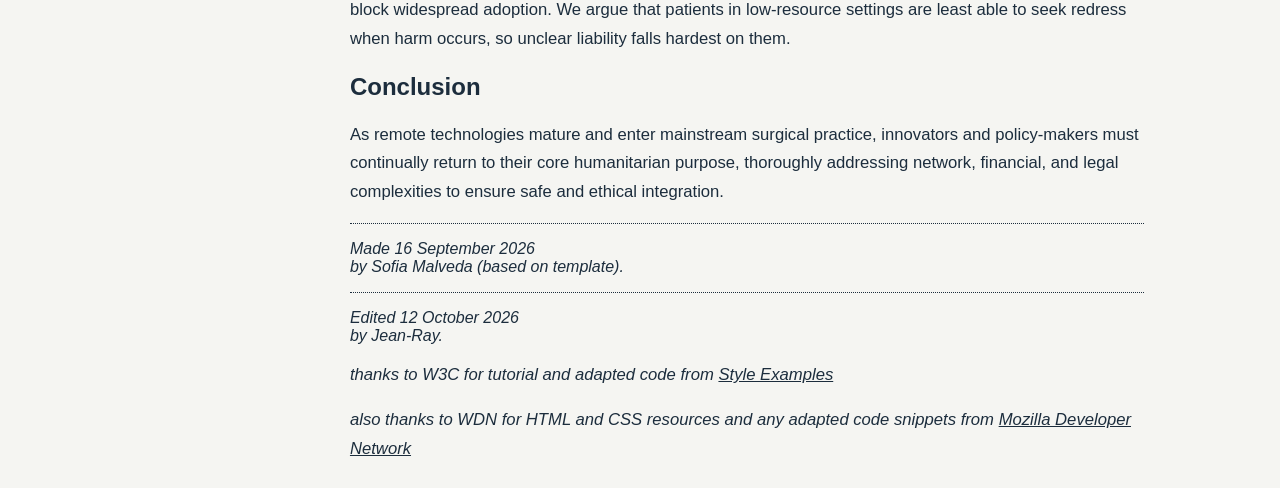
<file: misc/risks.html>
<!DOCTYPE html PUBLIC "-//W3C//DTD HTML 4.01//EN">
<html>
<head>
  <title>Delving into Telesurgery</title>
  	<link rel="stylesheet" href="../styles/mystyles.css">
  </head>

<body>


<!-- Site navigation menu -->
  <ul class="navbar">
    <li><a href="../index.html">Home Page</a>
    <li><a href="../misc/topic.html">Technology/Topic</a>
    <li><a href="../misc/opportunities.html">Opportunities</a>
    <li class="active"><a href="../misc/risks.html">Risks</a>
    <li><a href="../misc/choices.html">Choices</a>
    <li><a href="../misc/references.html">References</a>
    <li><a href="../misc/team-members.html">Team Members</a></li>
    <li><a href="../misc/meetings.html">Meeting Minutes</a></li>
    
  </ul>

<!-- Main content -->
 <div class="page-content">
    <h1>Technology Risks</h1>


    <h2> Introduction</h2>
    <p>Beyond its opportunities, telesurgery risks deepening disparities through network latency, infrastructural gaps, and legal ambiguity.</p>

    <h2>The Healthcare Gap</h2>
    <p>The central risk of telesurgery is that it might widen the gap it promises to close. It relies on expensive robotics, low-latency networks and trained local professionals (Dohler et al., 2024; Saikali et al., 2024), which rural and underdeveloped regions lack. Godley et al. (2025) identify cost as a major technical issue to consider. Ouda et al. (2026) also note that rural areas lack the infrastructure for 5G, and their satellite alternatives have only been tested in simulations. In New Zealand, the local workforce is itself the weak point. Only 14.3% of general surgeons work rurally (Cowan et al., 2025), and Māori already travel further for lung cancer surgery than Europeans (see Figure 2; Gurney et al., 2024). A remote surgeon cannot replace the bedside team, so these inequities could persist. </p>

    <figure style="float: none; max-width: 75%; margin-inline:  auto; margin-bottom: 2em;">
      <h1>Figure 2</h1>
      <h2><em>Distance and travel time to first surgery and first radiation therapy for Māori and European Patients in New Zealand</em></h2>
      <img src="../images/Travel_to_Treatment_Maori_European.png" alt="Table displaying Distance and travel time to first surgery and first radiation therapy for Māori compared to Europeans.">
      <figcaption><em>Note.</em> Table displaying Distance and travel time to first surgery and first radiation therapy for Māori compared to Europeans. From “Equity of Travel to Access Surgery and Radiation Therapy for Lung Cancer in New Zealand,” by J. Gurney et al., 2024, <em>Supportive Care in Cancer</em>, <em>32</em>, Article 171 (<a href="https://doi.org/10.1007/s00520-024-08375-9" target="_blank" rel="noopener noreferrer">https://doi.org/10.1007/s00520-024-08375-9</a>). Copyright 2024 by Springer Nature.</figcaption>
    </figure>

    <h2>Patient Safety</h2>
    <p>Patient safety is the second risk. Latency under 200ms is considered ideal (Motiwala et al., 2025), and delays reduce surgical performance (Xu et al., 2014). Cheaper public connections with fluctuation outside of the ideal are the likeliest option for poorer regions, so those patients could face higher risk from the technology meant to help them. The evidence base is also thin. Only eight human studies of remote telesurgery were published between 2001 and 2020 (Barba et al., 2022). Since 2020, this has shifted with a large case rise, though long-term outcomes remain largely unknown.</p>

    <h2>Liability and Accountability</h2>
    <p>Third, accountability is unresolved. Godley et al. (2025) ask whether liability should rest with the remote surgeon, the manufacturer or the bedside assistant. Where autonomous systems are involved, blame still tends to fall on the surgeon (Jamjoom et al., 2022). Across borders, billing, training and liability rules differ (Elendu et al., 2025), and Moschovas et al. (2025) concede that international legal and ethical disparities block widespread adoption. We argue that patients in low-resource settings are least able to seek redress when harm occurs, so unclear liability falls hardest on them.</p>

    <h2>Conclusion</h2>
    <p>As remote technologies mature and enter mainstream surgical practice, innovators and policy-makers must continually return to their core humanitarian purpose, thoroughly addressing network, financial, and legal complexities to ensure safe and ethical integration.</p>

    <!-- Sign and date the page, it's only polite! -->
    <address>Made 16 September 2026<br>
          by Sofia Malveda (based on template).</address>
    <address>Edited 12 October 2026<br>
          by Jean-Ray.</address>
    
    <p><em>thanks to W3C for tutorial and adapted code from <a href="https://www.w3.org/Style/Examples/011/firstcss.en.html" target="_blank">Style Examples</a></p></em>
    <p><em>also thanks to WDN for HTML and CSS resources and any adapted code snippets from <a href= "https://developer.mozilla.org/en-US/docs/Web" target="_blank">Mozilla Developer Network</a></p></em> 
</div>
 </html>
</file>
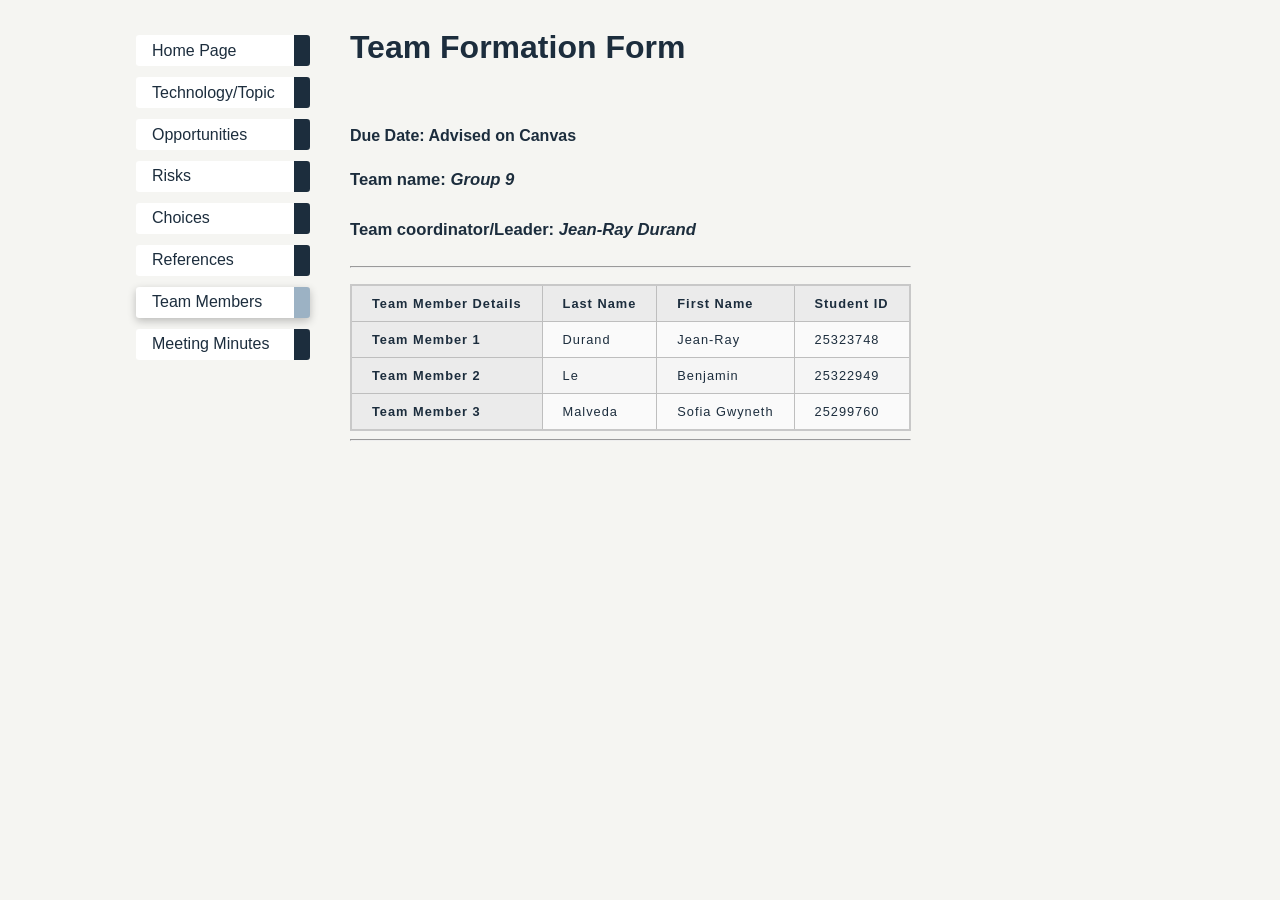
<file: misc/team-members.html>
<!DOCTYPE html PUBLIC "-//W3C//DTD HTML 4.01//EN">
<html>

<head>
    <meta charset="UTF-8">
    <title>Delving into Telesurgery</title>
    <link rel="stylesheet" href="../styles/mystyles.css" type="text/css">
</head>

<body>
    <!-- Site navigation menu -->
    <ul class="navbar">
        <li><a href="../index.html">Home Page</a>
        <li><a href="../misc/topic.html">Technology/Topic</a>
        <li><a href="../misc/opportunities.html">Opportunities</a>
        <li><a href="../misc/risks.html">Risks</a>
        <li><a href="../misc/choices.html">Choices</a>
        <li><a href="../misc/references.html">References</a>
        <li class="active"><a href="../misc/team-members.html">Team Members</a></li>
        <li><a href="../misc/meetings.html">Meeting Minutes</a></li>
        
    </ul>



    <div class="page-content">
        <h1>Team Formation Form</h1><br>

        <h4>Due Date: Advised on Canvas </h4>

        <h4>
            <p>Team name: <em>Group 9</em></p>
        </h4>

        <h4>
            <p>Team coordinator/Leader: <em>Jean-Ray Durand</em></p>
        </h4>

        <table>
            <p>

                <body>
                    <th>Team Member Details</th>


                    <th scope="col" class="last name">Last Name</th>
                    <th scope="col" class="first name">First Name</th>
                    <th scope="col" class="id">Student ID</th>

                    </tr>
                    <hr />
            </p>

            <p align="left" </p>
                <th scope="row">Team Member 1</th>
                <td>Durand</td>
                <td>Jean-Ray</td>
                <td>25323748</td>

                </tr>
            <p align="left" </p>
                <th scope="row">Team Member 2</th>
                <td>Le</td>
                <td>Benjamin</td>
                <td>25322949</td>


                </tr>
                <th scope="row">Team Member 3</th>
                <td>Malveda</td>
                <td>Sofia Gwyneth</td>
                <td>25299760</td>


                </tr>


        </table>


        <hr />
    </div>

</body>

</html>
</file>
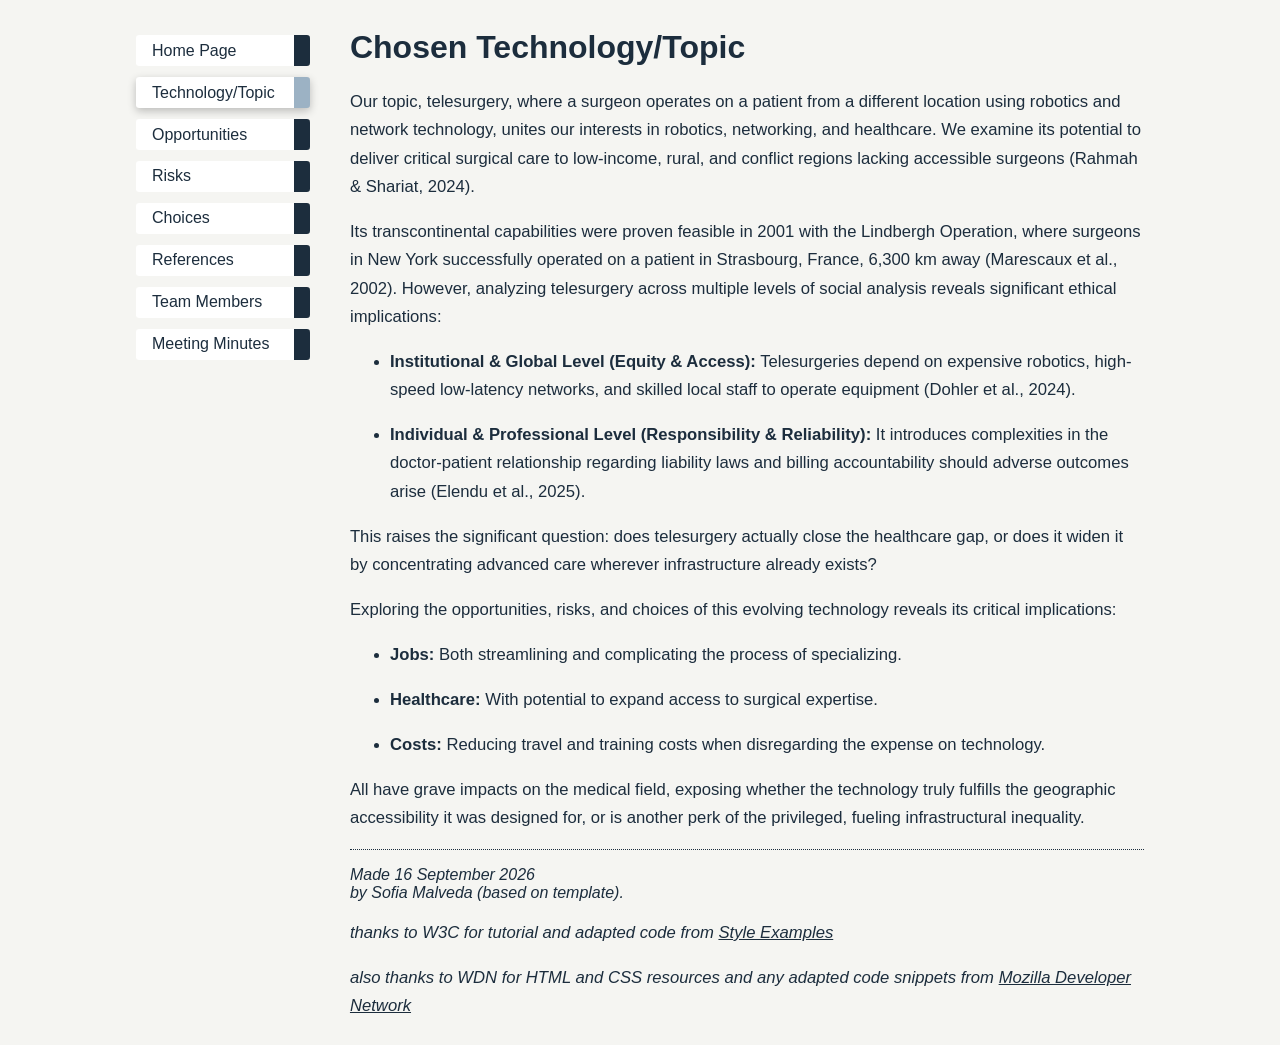
<file: misc/topic.html>
<!DOCTYPE html PUBLIC "-//W3C//DTD HTML 4.01//EN">
<html>

<head>
  <meta charset="UTF-8">
  <title>Delving into Telesurgery</title>
  <link rel="stylesheet" href="../styles/mystyles.css">
</head>

<body>
  
  <!-- Site navigation menu -->
    <ul class="navbar">
      <li><a href="../index.html">Home Page</a>
      <li class="active"><a href="../misc/topic.html">Technology/Topic</a>
      <li><a href="../misc/opportunities.html">Opportunities</a>
      <li><a href="../misc/risks.html">Risks</a>
      <li><a href="../misc/choices.html">Choices</a>
      <li><a href="../misc/references.html">References</a>
      <li><a href="../misc/team-members.html">Team Members</a></li>
      <li><a href="../misc/meetings.html">Meeting Minutes</a></li>
      
    </ul>

  <!-- Main content -->
  <div class="page-content">
    <h1>Chosen Technology/Topic</h1>

    <p>Our topic, telesurgery, where a surgeon operates on a patient from a different location using robotics and network technology, unites our interests in robotics, networking, and healthcare. We examine its potential to deliver critical surgical care to low-income, rural, and conflict regions lacking accessible surgeons (Rahmah & Shariat, 2024).</p>

    <p>Its transcontinental capabilities were proven feasible in 2001 with the Lindbergh Operation, where surgeons in New York successfully operated on a patient in Strasbourg, France, 6,300 km away (Marescaux et al., 2002). However, analyzing telesurgery across multiple levels of social analysis reveals significant ethical implications:</p>

    <ul><li><p><strong>Institutional & Global Level (Equity & Access):</strong> Telesurgeries depend on expensive robotics, high-speed low-latency networks, and skilled local staff to operate equipment (Dohler et al., 2024).</p></li></ul>

    <ul><li><p><strong>Individual & Professional Level (Responsibility & Reliability):</strong> It introduces complexities in the doctor-patient relationship regarding liability laws and billing accountability should adverse outcomes arise (Elendu et al., 2025).</p></li></ul>

    <p>This raises the significant question: does telesurgery actually close the healthcare gap, or does it widen it by concentrating advanced care wherever infrastructure already exists?</p>

    <p>Exploring the opportunities, risks, and choices of this evolving technology reveals its critical implications: </p>

    <ul><li><p><strong>Jobs:</strong> Both streamlining and complicating the process of specializing.</p></li></ul>

    <ul><li><p><strong>Healthcare:</strong> With potential to expand access to surgical expertise.</p></li></ul>

    <ul><li><p><strong>Costs:</strong> Reducing travel and training costs when disregarding the expense on technology.</p></li></ul>

    <p>All have grave impacts on the medical field, exposing whether the technology truly fulfills the geographic accessibility it was designed for, or is another perk of the privileged, fueling infrastructural inequality.</p>
    
    <!-- Sign and date the page, it's only polite! -->
    <address>Made 16 September 2026<br>
        by Sofia Malveda (based on template).</address>

    <p><em>thanks to W3C for tutorial and adapted code from <a
          href="https://www.w3.org/Style/Examples/011/firstcss.en.html" target="_blank">Style Examples</a></p></em>
    <p><em>also thanks to WDN for HTML and CSS resources and any adapted code snippets from <a
          href="https://developer.mozilla.org/en-US/docs/Web" target="_blank">Mozilla Developer Network</a></p></em </body>
  </div>
</html>
</file>
<file: styles/mystyles.css>
/* GENERAL */
/* colour scheme: lighter hospital blue and white */
body {
  padding: 0 8em;
  font-family: "Nunito Sans","Calibri", "Segoe UI", Roboto, Helvetica, Arial, sans-serif;
    color: #1c2d3d;
  background-color: #f5f5f2; /* white color: #f5f5f2   green: #9fb89b*/
  display: flex;
  gap: 1.5em;} 
  ul.navbar {
  list-style-type: none;
  padding: 0;
  margin: 0;
  padding-top: 1em;}

  h1 {
  font-family: "Nunito Sans","Calibri", "Segoe UI", Roboto, Helvetica, Arial, sans-serif; }

  p {
    font-size: 12.5pt;
    line-height: 1.7em;
  }


/* NAVIGATION */
ul.navbar li {
  background: white;
  margin: 0.7em 0;
  padding: 0.4em 1em;
  padding-right: 1.2em;
  border-right: 1em solid #1c2d3d;
  border-radius: 0.2em;
}

ul.navbar li.active {
  border-right: 1em solid #9cb2c4;
  box-shadow: rgba(0, 0, 0, 0.24) 0px 3px 8px;
}

ul.navbar a {
  text-decoration: none 
}

a:link {
  color: #1c2d3d;
}

a:visited {
  color: #2e3842;
}

ul.navbar li:hover {
  box-shadow: rgba(0, 0, 0, 0.24) 0px 3px 8px;
}

address {
  margin-top: 1em;
  padding-top: 1em;
  border-top: thin dotted 
}

table {
  border-collapse: collapse;
  border: 2px solid rgb(200,200,200);
  letter-spacing: 1px;
  font-size: 0.8rem;
}

td, th {
  border: 1px solid rgb(190,190,190);
  padding: 10px 20px;
}

th {
  background-color: rgb(235,235,235);
  text-align: left;
}

td {
  text-align: left;
}

tr:nth-child(even) td {
  background-color: rgb(250,250,250);
}

tr:nth-child(odd) td {
  background-color: rgb(245,245,245);
}

caption {
  padding: 10px;
}

/* FIGURES */
figure {
      float: right;          /* Pushes the figure to the right and wraps text */
      margin: 0 0 20px 20px; /* Adds breathing room on the left and bottom */
      padding: 10px;
      border: 1px solid #ccc;
      background-color: #f9f9f9;
      text-align: center;
      max-width: 50%;
    }

    /* Ensures the image doesn't blow past its original dimensions */
    figure img {
      max-width: 100%;
      height: auto;
      display: block; /* Prevents tiny default gaps under the image */
      margin: 0 auto 10px auto; /* Centers the image and adds space above the caption */
    }

    /* Styles the caption text */
    figcaption {
      font-size: 0.9rem;
      font-style: italic;
      color: #555;
    }

    figure h1 {
      font-size: 1rem;
    }

    figure h2 {
      font-size: 0.9rem;
    }

/* CUSTOM CSS SECTIONS */

.page-content {
  padding-left: 1em;
}

.references {
  padding-left: 30px; 
  text-indent: -30px; 
  margin-bottom: 1.5em;
}
</file>
